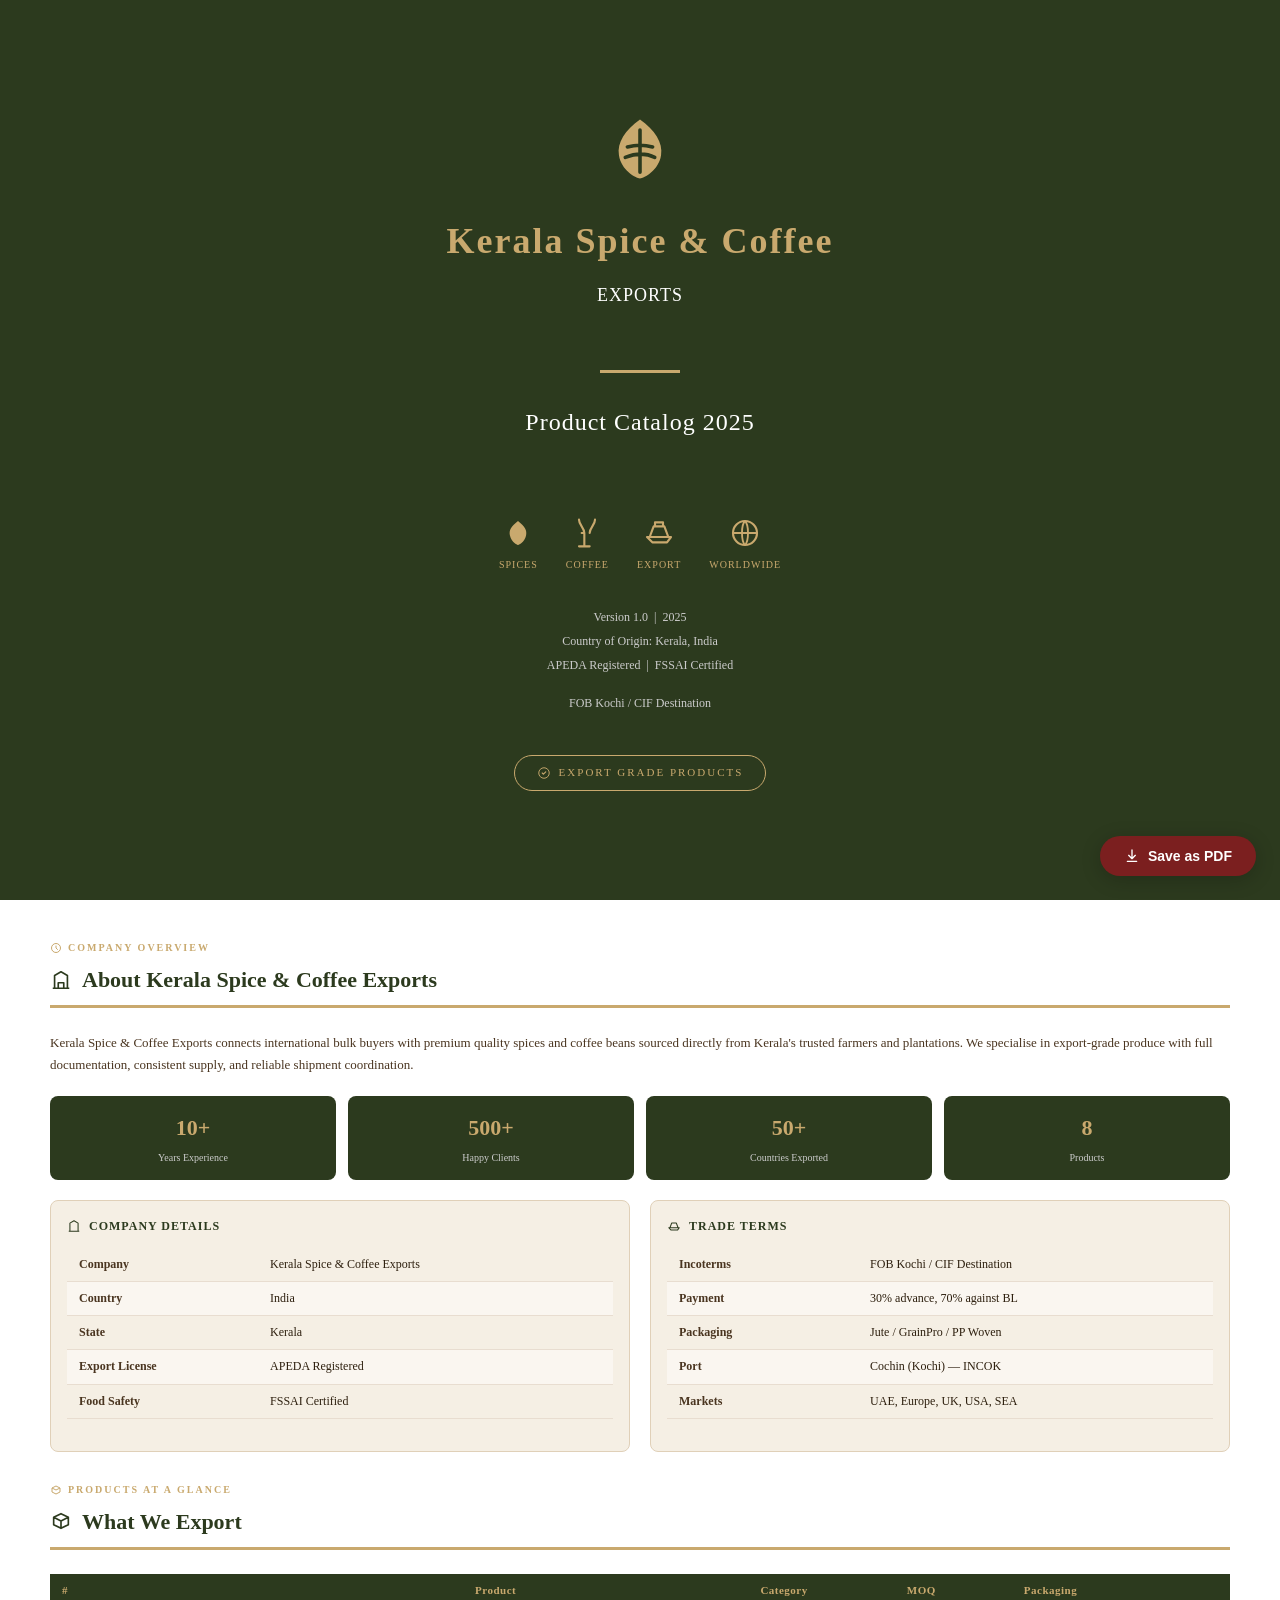
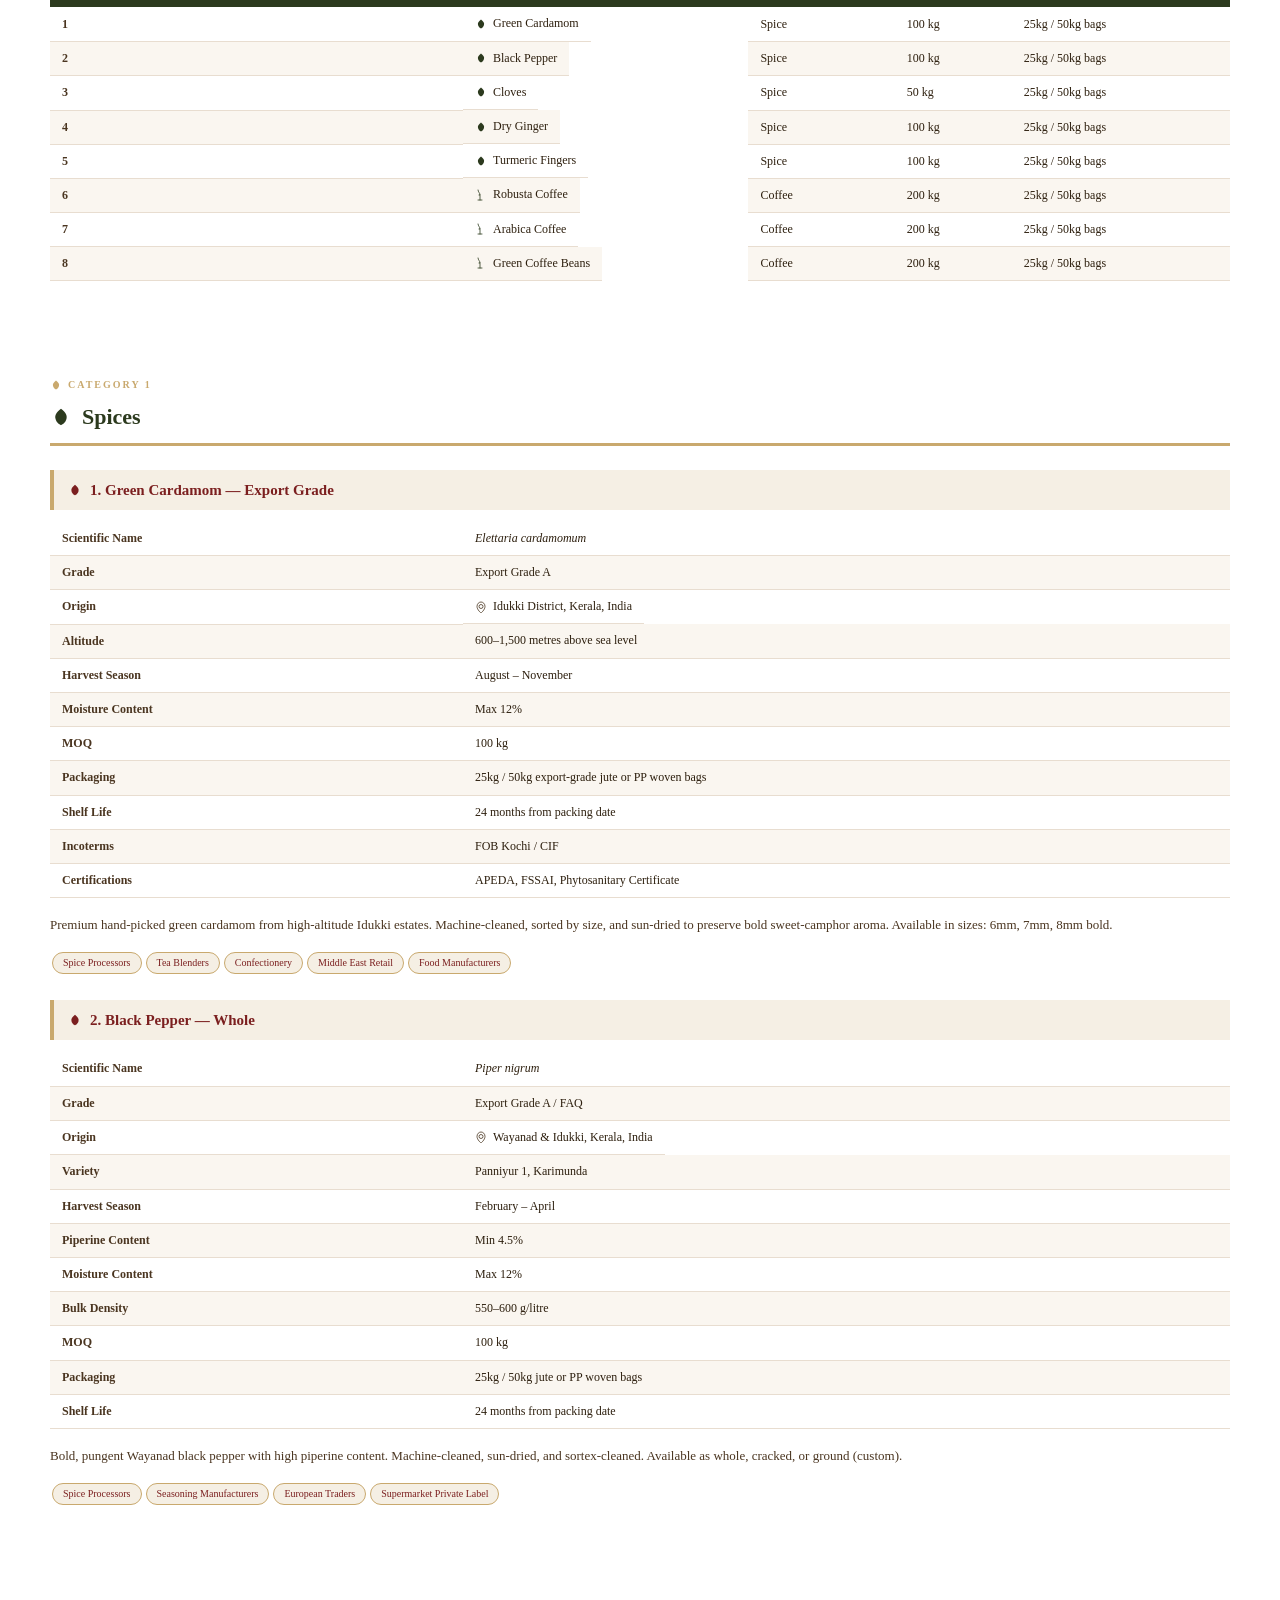
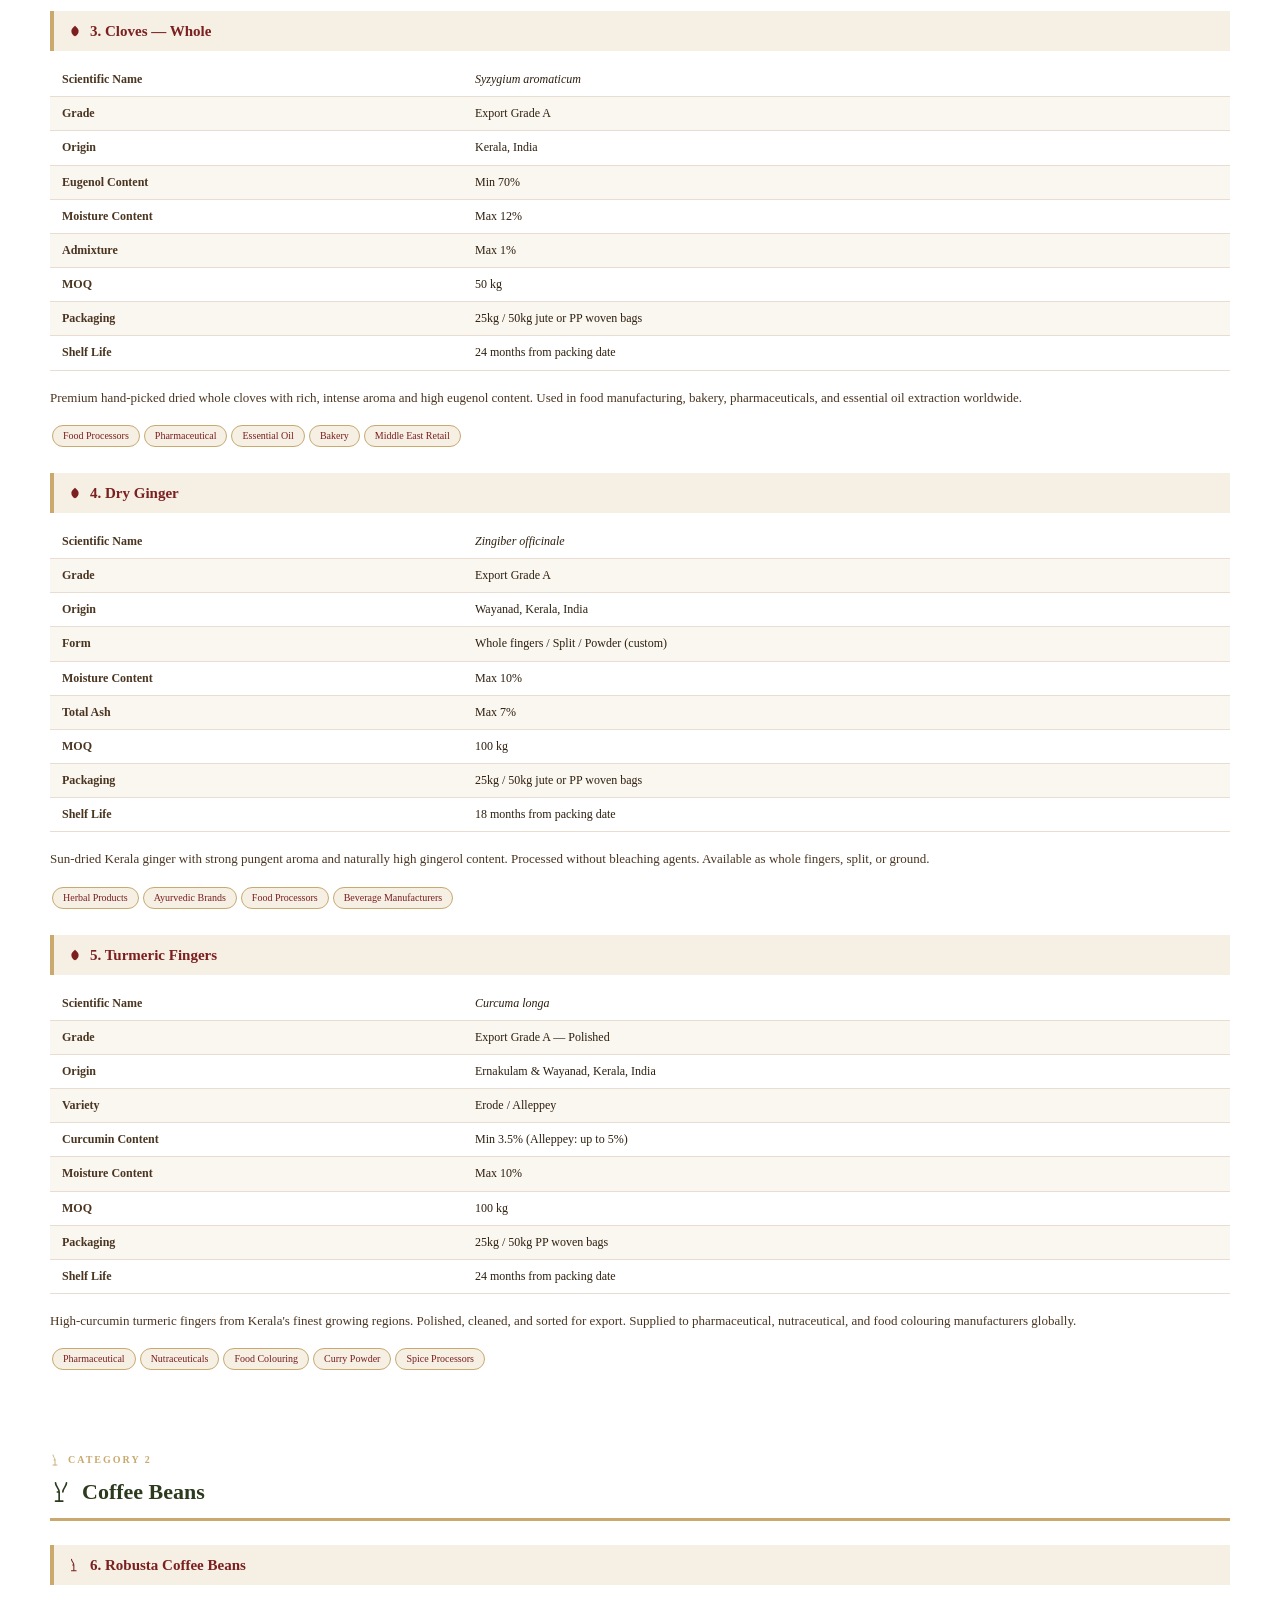
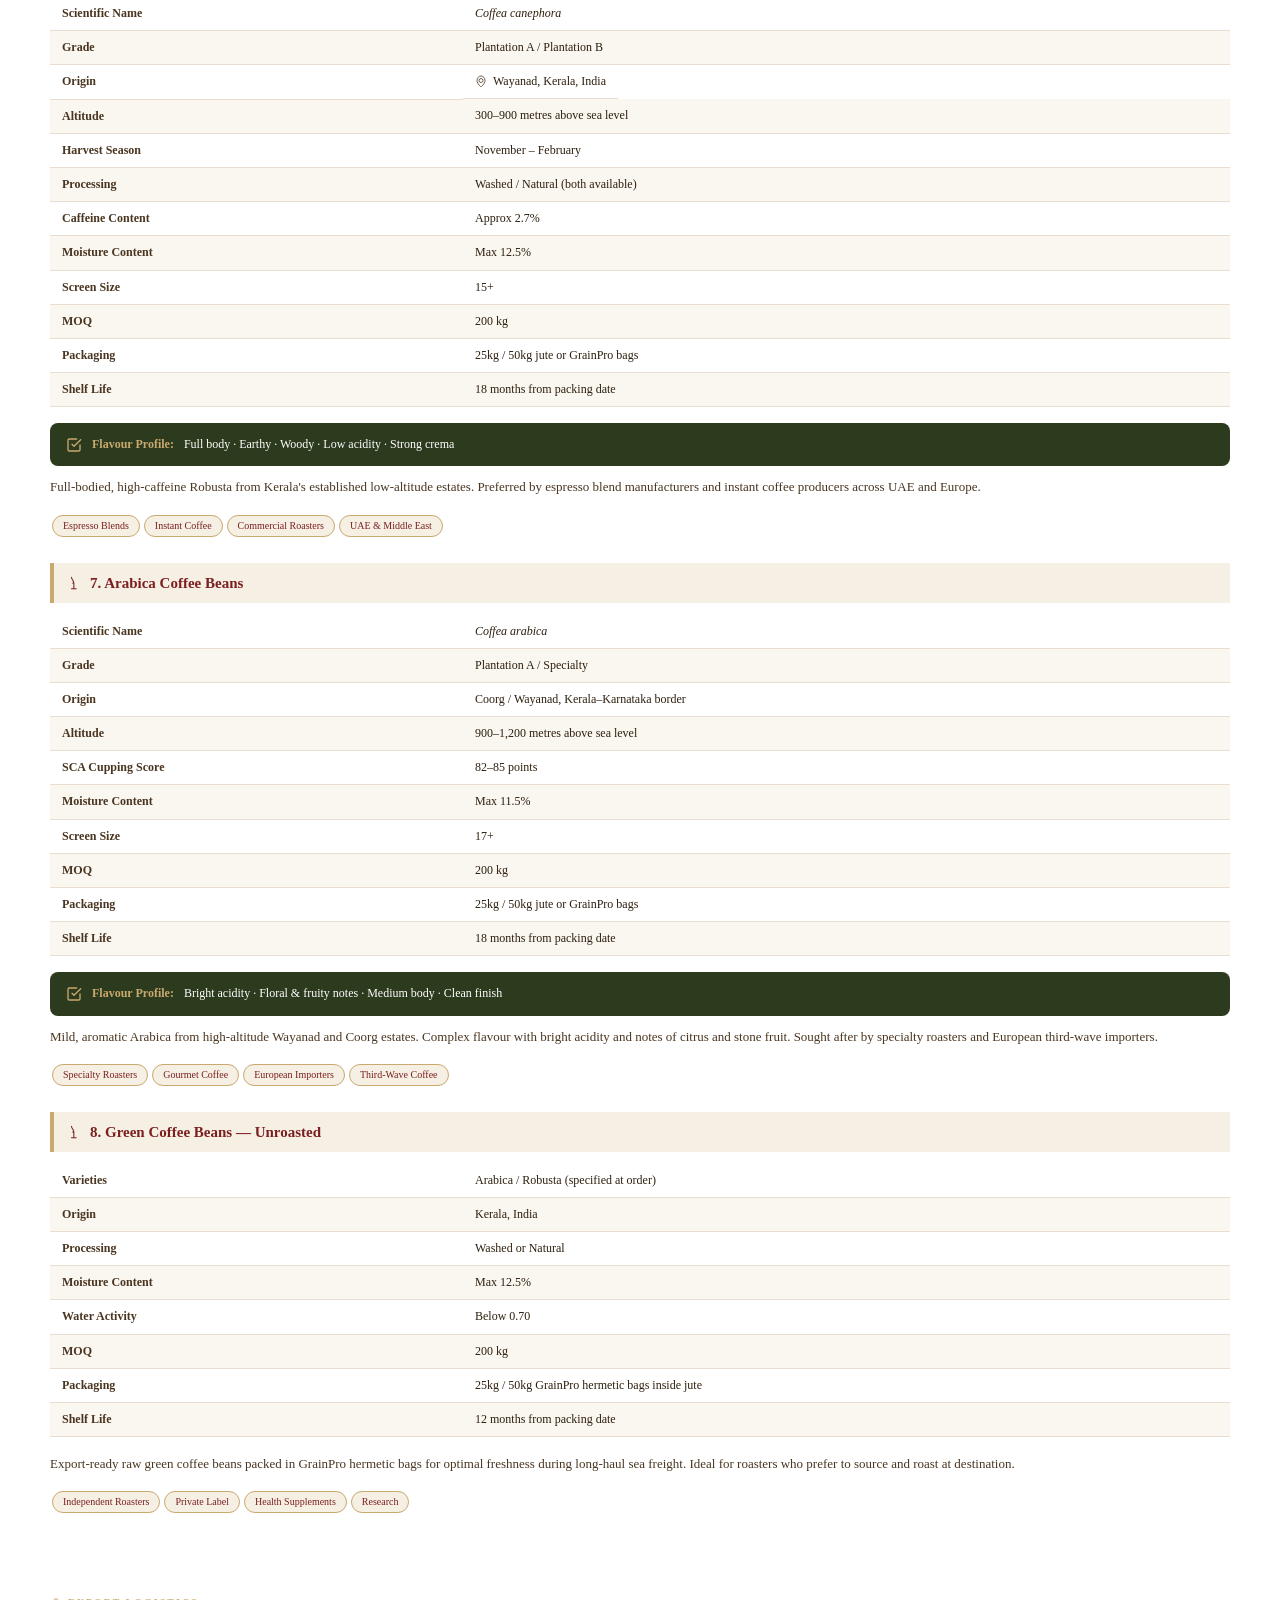
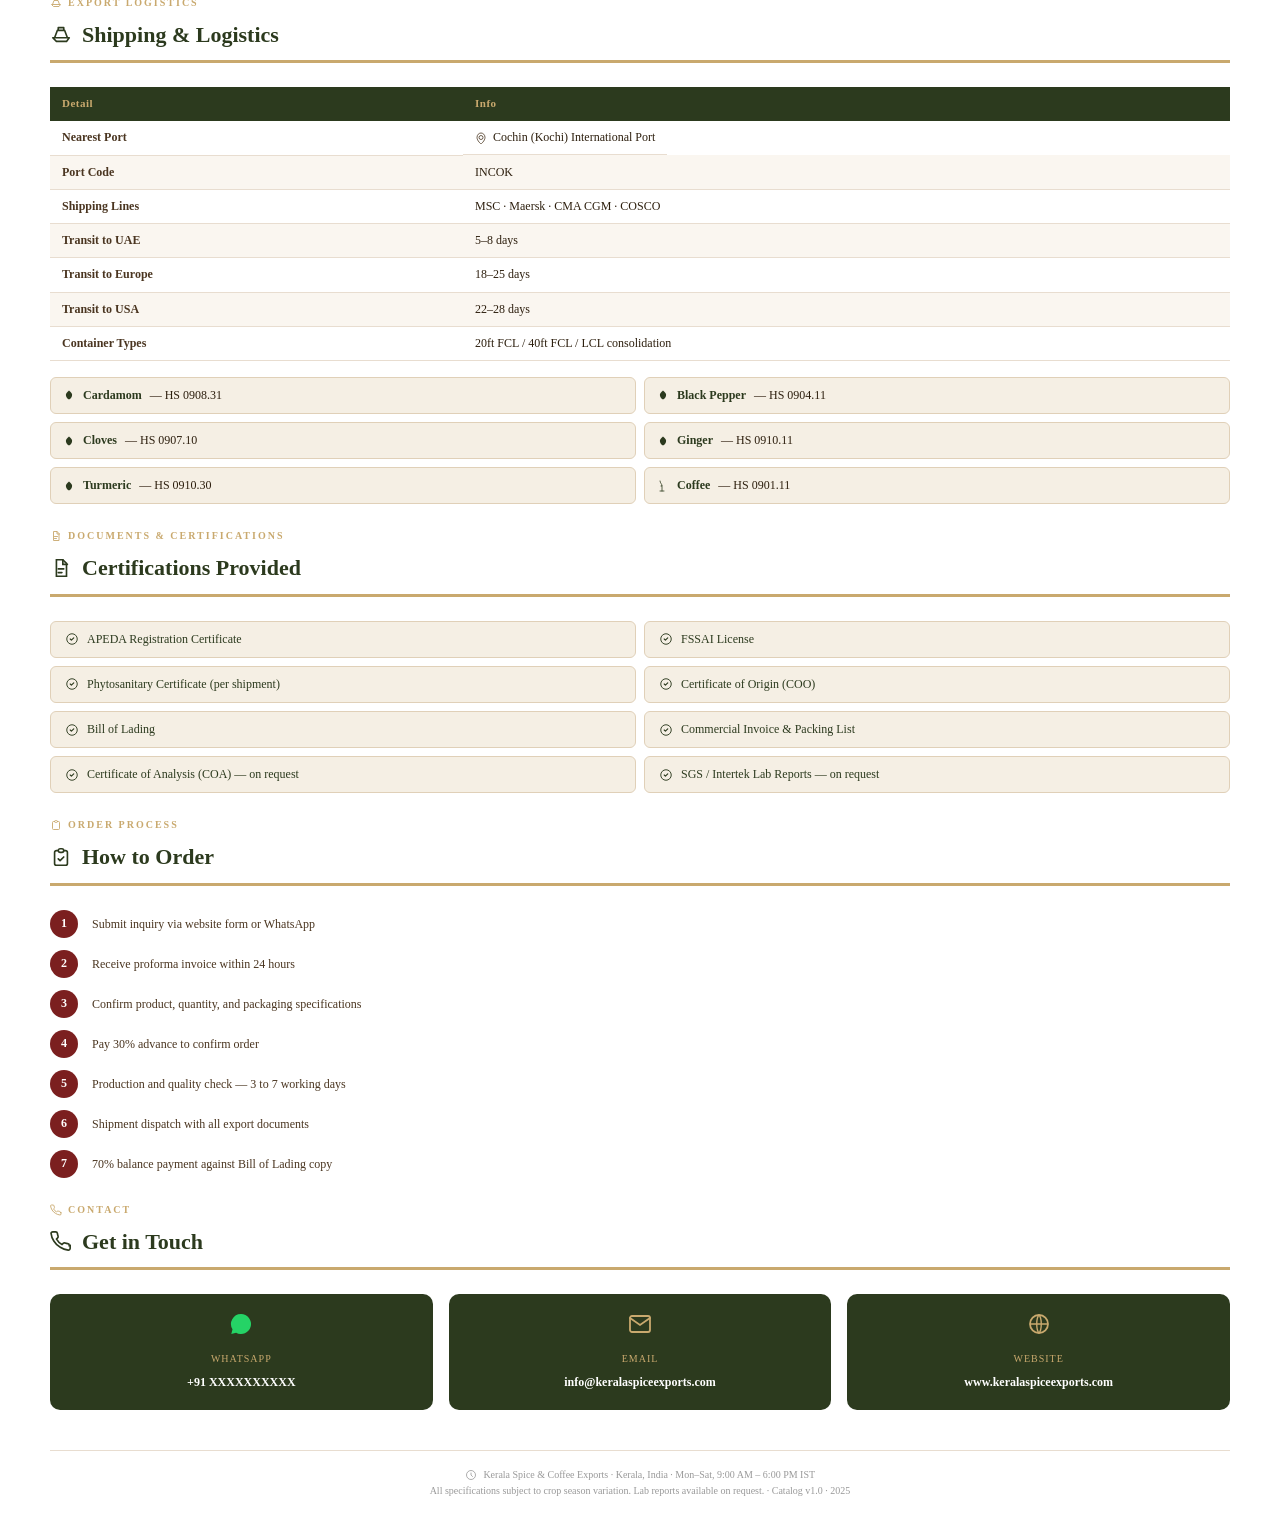
<file: assets/catalog.html>
<!DOCTYPE html>
<html lang="en">
<head>
  <meta charset="UTF-8">
  <meta name="viewport" content="width=device-width, initial-scale=1.0">
  <title>Kerala Spice & Coffee Exports — Product Catalog 2025</title>
  <style>
    * { margin: 0; padding: 0; box-sizing: border-box; }
    body { font-family: "Georgia", serif; color: #2d1f0e; background: #fff; font-size: 13px; line-height: 1.6; }

    .cover { width: 100%; min-height: 100vh; background: #2C3A1E; display: flex; flex-direction: column; align-items: center; justify-content: center; text-align: center; padding: 60px 40px; page-break-after: always; }
    .cover h1 { font-size: 36px; color: #C9A96E; letter-spacing: 2px; margin-bottom: 10px; }
    .cover h2 { font-size: 18px; color: #fff; font-weight: normal; margin-bottom: 40px; letter-spacing: 1px; }
    .cover-divider { width: 80px; height: 3px; background: #C9A96E; margin: 20px auto; }
    .cover-meta { color: #ccc; font-size: 12px; line-height: 2; }
    .cover-badge { display: inline-flex; align-items: center; gap: 8px; border: 1px solid #C9A96E; color: #C9A96E; padding: 8px 22px; border-radius: 30px; font-size: 11px; letter-spacing: 2px; margin-top: 40px; }
    .cover-icons { display: flex; gap: 28px; margin-top: 36px; justify-content: center; }
    .cover-icon-item { display: flex; flex-direction: column; align-items: center; gap: 8px; color: #C9A96E; font-size: 10px; letter-spacing: 1px; }

    .page { padding: 40px 50px; page-break-after: always; }
    .page:last-child { page-break-after: auto; }

    .section-title-row { display: flex; align-items: center; gap: 10px; margin-bottom: 24px; border-bottom: 3px solid #C9A96E; padding-bottom: 8px; }
    h2.section-title { font-size: 22px; color: #2C3A1E; margin: 0; }
    h3.product-title { font-size: 15px; color: #7B1F1F; margin: 24px 0 12px; background: #F5EFE4; padding: 8px 14px; border-left: 4px solid #C9A96E; display: flex; align-items: center; gap: 8px; }
    p.product-desc { color: #4A3520; margin: 10px 0 14px; line-height: 1.7; }

    table { width: 100%; border-collapse: collapse; margin: 12px 0 16px; font-size: 12px; }
    th { background: #2C3A1E; color: #C9A96E; padding: 8px 12px; text-align: left; font-size: 11px; letter-spacing: 0.5px; }
    td { padding: 7px 12px; border-bottom: 1px solid #e8ddd0; vertical-align: middle; }
    tr:nth-child(even) td { background: #faf6f0; }
    td:first-child { font-weight: bold; color: #4A3520; width: 35%; }
    .td-icon { display: inline-flex; align-items: center; gap: 6px; }

    .tag { display: inline-block; background: #F5EFE4; border: 1px solid #C9A96E; color: #7B1F1F; padding: 2px 10px; border-radius: 20px; font-size: 10px; margin: 2px; }
    .section-label { display: flex; align-items: center; gap: 6px; font-size: 10px; letter-spacing: 2px; color: #C9A96E; font-weight: bold; text-transform: uppercase; margin-bottom: 6px; }

    .overview-grid { display: grid; grid-template-columns: 1fr 1fr; gap: 20px; margin-bottom: 30px; }
    .info-box { background: #F5EFE4; border: 1px solid #e0d0b8; border-radius: 8px; padding: 16px; }
    .info-box h4 { display: flex; align-items: center; gap: 8px; color: #2C3A1E; font-size: 12px; letter-spacing: 1px; text-transform: uppercase; margin-bottom: 10px; }

    .steps { margin-top: 8px; }
    .step { display: flex; gap: 14px; margin-bottom: 12px; align-items: flex-start; }
    .step-num { background: #7B1F1F; color: #fff; min-width: 28px; height: 28px; border-radius: 50%; display: flex; align-items: center; justify-content: center; font-size: 12px; font-weight: bold; flex-shrink: 0; }
    .step-text { color: #4A3520; font-size: 12px; padding-top: 5px; }

    .contact-grid { display: grid; grid-template-columns: repeat(3, 1fr); gap: 16px; margin-top: 20px; }
    .contact-box { background: #2C3A1E; color: #fff; border-radius: 10px; padding: 18px 12px; text-align: center; }
    .contact-box .c-icon { margin-bottom: 8px; }
    .contact-box .label { font-size: 10px; letter-spacing: 1px; color: #C9A96E; margin-bottom: 6px; }
    .contact-box .value { font-size: 12px; font-weight: bold; word-break: break-all; }

    .cert-list { list-style: none; display: grid; grid-template-columns: 1fr 1fr; gap: 8px; margin-top: 12px; }
    .cert-list li { background: #F5EFE4; border: 1px solid #e0d0b8; padding: 8px 14px; border-radius: 6px; font-size: 12px; color: #2C3A1E; display: flex; align-items: center; gap: 8px; }

    .flavor-profile { background: #2C3A1E; color: #fff; border-radius: 8px; padding: 12px 16px; margin: 10px 0; font-size: 12px; display: flex; align-items: center; gap: 10px; }
    .flavor-profile span { color: #C9A96E; font-weight: bold; }

    .footer-note { text-align: center; color: #999; font-size: 10px; margin-top: 40px; padding-top: 16px; border-top: 1px solid #e8ddd0; }

    .hs-grid { display: grid; grid-template-columns: 1fr 1fr; gap: 8px; margin: 10px 0; }
    .hs-item { background: #F5EFE4; border: 1px solid #e0d0b8; border-radius: 6px; padding: 8px 12px; font-size: 12px; display: flex; align-items: center; gap: 8px; }
    .hs-item strong { color: #2C3A1E; }

    .stats-row { display: grid; grid-template-columns: repeat(4, 1fr); gap: 12px; margin: 20px 0; }
    .stat-box { background: #2C3A1E; border-radius: 8px; padding: 14px 10px; text-align: center; color: #fff; }
    .stat-box .stat-num { font-size: 22px; color: #C9A96E; font-weight: bold; }
    .stat-box .stat-label { font-size: 10px; color: #ccc; margin-top: 4px; }

    @media print {
      body { font-size: 11px; }
      .cover { min-height: 100vh; }
      .no-print { display: none; }
    }
    .print-btn { position: fixed; bottom: 24px; right: 24px; background: #7B1F1F; color: #fff; border: none; padding: 12px 24px; border-radius: 30px; cursor: pointer; font-size: 14px; font-weight: bold; box-shadow: 0 4px 20px rgba(0,0,0,0.2); z-index: 999; display: flex; align-items: center; gap: 8px; }
    .print-btn:hover { background: #2C3A1E; }
  </style>
</head>
<body>

<button class="print-btn no-print" onclick="window.print()">
  <svg width="16" height="16" viewBox="0 0 24 24" fill="none"><path d="M12 3v13M7 11l5 5 5-5M5 20h14" stroke="currentColor" stroke-width="2" stroke-linecap="round" stroke-linejoin="round"/></svg>
  Save as PDF
</button>

<!-- COVER PAGE -->
<div class="cover">
  <svg width="80" height="80" viewBox="0 0 38 32" fill="none" style="margin-bottom:24px">
    <path d="M19 2C12 7 8 13 9 19c1 7 8 11 10 11s9-4 10-11C30 13 26 7 19 2Z" fill="#C9A96E"/>
    <path d="M19 7v20M13 15c4-1 8-1 12 0M12 20c5-2 10-2 14 0" stroke="#2C3A1E" stroke-width="1.7" stroke-linecap="round"/>
  </svg>
  <h1>Kerala Spice & Coffee</h1>
  <h2>EXPORTS</h2>
  <div class="cover-divider"></div>
  <h2 style="font-size:24px;color:#fff;margin-top:10px;">Product Catalog 2025</h2>

  <div class="cover-icons">
    <div class="cover-icon-item">
      <svg width="32" height="32" viewBox="0 0 24 24" fill="none"><path d="M12 3C7 7 5 10 6 14c1 5 6 7 6 7s5-2 6-7c1-4-1-7-6-11Z" fill="#C9A96E"/></svg>
      SPICES
    </div>
    <div class="cover-icon-item">
      <svg width="32" height="32" viewBox="0 0 24 24" fill="none"><path d="M6 2c0 4 4 6 4 10H8m2 0v10m-4 0h8M14 12c0-4 4-6 4-10" stroke="#C9A96E" stroke-width="1.6" stroke-linecap="round"/></svg>
      COFFEE
    </div>
    <div class="cover-icon-item">
      <svg width="32" height="32" viewBox="0 0 24 24" fill="none"><path d="M3 15h18l-3 4H7l-4-4ZM5 15l3-8h8l3 8M9 7V4h6v3" stroke="#C9A96E" stroke-width="1.6" stroke-linejoin="round"/></svg>
      EXPORT
    </div>
    <div class="cover-icon-item">
      <svg width="32" height="32" viewBox="0 0 24 24" fill="none"><circle cx="12" cy="12" r="9" stroke="#C9A96E" stroke-width="1.6"/><path d="M3 12h18M12 3c3 3 3 15 0 18M12 3c-3 3-3 15 0 18" stroke="#C9A96E" stroke-width="1.4"/></svg>
      WORLDWIDE
    </div>
  </div>

  <div class="cover-meta" style="margin-top:32px;">
    <div>Version 1.0 &nbsp;|&nbsp; 2025</div>
    <div>Country of Origin: Kerala, India</div>
    <div>APEDA Registered &nbsp;|&nbsp; FSSAI Certified</div>
    <div style="margin-top:14px;">FOB Kochi / CIF Destination</div>
  </div>
  <div class="cover-badge">
    <svg width="14" height="14" viewBox="0 0 24 24" fill="none"><path d="m9 12 2 2 4-4" stroke="#C9A96E" stroke-width="2" stroke-linecap="round" stroke-linejoin="round"/><circle cx="12" cy="12" r="9" stroke="#C9A96E" stroke-width="1.6"/></svg>
    EXPORT GRADE PRODUCTS
  </div>
</div>

<!-- PAGE 1: OVERVIEW -->
<div class="page">
  <div class="section-label">
    <svg width="12" height="12" viewBox="0 0 24 24" fill="none"><circle cx="12" cy="12" r="9" stroke="#C9A96E" stroke-width="2"/><path d="M12 8v4l3 3" stroke="#C9A96E" stroke-width="2" stroke-linecap="round"/></svg>
    Company Overview
  </div>
  <div class="section-title-row">
    <svg width="22" height="22" viewBox="0 0 24 24" fill="none"><path d="M3 21h18M5 21V7l7-4 7 4v14M9 21v-6h6v6" stroke="#2C3A1E" stroke-width="1.8" stroke-linejoin="round"/></svg>
    <h2 class="section-title">About Kerala Spice & Coffee Exports</h2>
  </div>
  <p class="product-desc">Kerala Spice & Coffee Exports connects international bulk buyers with premium quality spices and coffee beans sourced directly from Kerala's trusted farmers and plantations. We specialise in export-grade produce with full documentation, consistent supply, and reliable shipment coordination.</p>

  <div class="stats-row">
    <div class="stat-box"><div class="stat-num">10+</div><div class="stat-label">Years Experience</div></div>
    <div class="stat-box"><div class="stat-num">500+</div><div class="stat-label">Happy Clients</div></div>
    <div class="stat-box"><div class="stat-num">50+</div><div class="stat-label">Countries Exported</div></div>
    <div class="stat-box"><div class="stat-num">8</div><div class="stat-label">Products</div></div>
  </div>

  <div class="overview-grid">
    <div class="info-box">
      <h4>
        <svg width="14" height="14" viewBox="0 0 24 24" fill="none"><path d="M3 21h18M5 21V7l7-4 7 4v14" stroke="#2C3A1E" stroke-width="1.8" stroke-linejoin="round"/></svg>
        Company Details
      </h4>
      <table>
        <tr><td>Company</td><td>Kerala Spice & Coffee Exports</td></tr>
        <tr><td>Country</td><td>India</td></tr>
        <tr><td>State</td><td>Kerala</td></tr>
        <tr><td>Export License</td><td>APEDA Registered</td></tr>
        <tr><td>Food Safety</td><td>FSSAI Certified</td></tr>
      </table>
    </div>
    <div class="info-box">
      <h4>
        <svg width="14" height="14" viewBox="0 0 24 24" fill="none"><path d="M3 15h18l-3 4H7l-4-4ZM5 15l3-8h8l3 8" stroke="#2C3A1E" stroke-width="1.8" stroke-linejoin="round"/></svg>
        Trade Terms
      </h4>
      <table>
        <tr><td>Incoterms</td><td>FOB Kochi / CIF Destination</td></tr>
        <tr><td>Payment</td><td>30% advance, 70% against BL</td></tr>
        <tr><td>Packaging</td><td>Jute / GrainPro / PP Woven</td></tr>
        <tr><td>Port</td><td>Cochin (Kochi) — INCOK</td></tr>
        <tr><td>Markets</td><td>UAE, Europe, UK, USA, SEA</td></tr>
      </table>
    </div>
  </div>

  <div class="section-label" style="margin-top:20px;">
    <svg width="12" height="12" viewBox="0 0 24 24" fill="none"><path d="m4 8 8-4 8 4-8 4-8-4ZM4 8v8l8 4 8-4V8" stroke="#C9A96E" stroke-width="2" stroke-linejoin="round"/></svg>
    Products At a Glance
  </div>
  <div class="section-title-row">
    <svg width="22" height="22" viewBox="0 0 24 24" fill="none"><path d="m4 8 8-4 8 4-8 4-8-4ZM4 8v8l8 4 8-4V8M12 12v8" stroke="#2C3A1E" stroke-width="1.8" stroke-linejoin="round"/></svg>
    <h2 class="section-title">What We Export</h2>
  </div>
  <table>
    <thead><tr><th>#</th><th>Product</th><th>Category</th><th>MOQ</th><th>Packaging</th></tr></thead>
    <tbody>
      <tr><td>1</td><td class="td-icon"><svg width="12" height="12" viewBox="0 0 24 24" fill="none"><path d="M12 3C7 7 5 10 6 14c1 5 6 7 6 7s5-2 6-7c1-4-1-7-6-11Z" fill="#2C3A1E"/></svg> Green Cardamom</td><td>Spice</td><td>100 kg</td><td>25kg / 50kg bags</td></tr>
      <tr><td>2</td><td class="td-icon"><svg width="12" height="12" viewBox="0 0 24 24" fill="none"><path d="M12 3C7 7 5 10 6 14c1 5 6 7 6 7s5-2 6-7c1-4-1-7-6-11Z" fill="#2C3A1E"/></svg> Black Pepper</td><td>Spice</td><td>100 kg</td><td>25kg / 50kg bags</td></tr>
      <tr><td>3</td><td class="td-icon"><svg width="12" height="12" viewBox="0 0 24 24" fill="none"><path d="M12 3C7 7 5 10 6 14c1 5 6 7 6 7s5-2 6-7c1-4-1-7-6-11Z" fill="#2C3A1E"/></svg> Cloves</td><td>Spice</td><td>50 kg</td><td>25kg / 50kg bags</td></tr>
      <tr><td>4</td><td class="td-icon"><svg width="12" height="12" viewBox="0 0 24 24" fill="none"><path d="M12 3C7 7 5 10 6 14c1 5 6 7 6 7s5-2 6-7c1-4-1-7-6-11Z" fill="#2C3A1E"/></svg> Dry Ginger</td><td>Spice</td><td>100 kg</td><td>25kg / 50kg bags</td></tr>
      <tr><td>5</td><td class="td-icon"><svg width="12" height="12" viewBox="0 0 24 24" fill="none"><path d="M12 3C7 7 5 10 6 14c1 5 6 7 6 7s5-2 6-7c1-4-1-7-6-11Z" fill="#2C3A1E"/></svg> Turmeric Fingers</td><td>Spice</td><td>100 kg</td><td>25kg / 50kg bags</td></tr>
      <tr><td>6</td><td class="td-icon"><svg width="12" height="12" viewBox="0 0 24 24" fill="none"><path d="M6 2c0 4 4 6 4 10H8m2 0v10m-4 0h8" stroke="#2C3A1E" stroke-width="1.6" stroke-linecap="round"/></svg> Robusta Coffee</td><td>Coffee</td><td>200 kg</td><td>25kg / 50kg bags</td></tr>
      <tr><td>7</td><td class="td-icon"><svg width="12" height="12" viewBox="0 0 24 24" fill="none"><path d="M6 2c0 4 4 6 4 10H8m2 0v10m-4 0h8" stroke="#2C3A1E" stroke-width="1.6" stroke-linecap="round"/></svg> Arabica Coffee</td><td>Coffee</td><td>200 kg</td><td>25kg / 50kg bags</td></tr>
      <tr><td>8</td><td class="td-icon"><svg width="12" height="12" viewBox="0 0 24 24" fill="none"><path d="M6 2c0 4 4 6 4 10H8m2 0v10m-4 0h8" stroke="#2C3A1E" stroke-width="1.6" stroke-linecap="round"/></svg> Green Coffee Beans</td><td>Coffee</td><td>200 kg</td><td>25kg / 50kg bags</td></tr>
    </tbody>
  </table>
</div>

<!-- PAGE 2: SPICES 1-2 -->
<div class="page">
  <div class="section-label">
    <svg width="12" height="12" viewBox="0 0 24 24" fill="none"><path d="M12 3C7 7 5 10 6 14c1 5 6 7 6 7s5-2 6-7c1-4-1-7-6-11Z" fill="#C9A96E"/></svg>
    Category 1
  </div>
  <div class="section-title-row">
    <svg width="22" height="22" viewBox="0 0 24 24" fill="none"><path d="M12 3C7 7 5 10 6 14c1 5 6 7 6 7s5-2 6-7c1-4-1-7-6-11Z" fill="#2C3A1E"/></svg>
    <h2 class="section-title">Spices</h2>
  </div>

  <h3 class="product-title">
    <svg width="14" height="14" viewBox="0 0 24 24" fill="none"><path d="M12 3C7 7 5 10 6 14c1 5 6 7 6 7s5-2 6-7c1-4-1-7-6-11Z" fill="#7B1F1F"/></svg>
    1. Green Cardamom — Export Grade
  </h3>
  <table>
    <tr><td>Scientific Name</td><td><em>Elettaria cardamomum</em></td></tr>
    <tr><td>Grade</td><td>Export Grade A</td></tr>
    <tr><td>Origin</td><td class="td-icon"><svg width="12" height="12" viewBox="0 0 24 24" fill="none"><circle cx="12" cy="11" r="4" stroke="#4A3520" stroke-width="1.6"/><path d="M12 2C8 2 4 5.5 4 11c0 6.5 8 13 8 13s8-6.5 8-13c0-5.5-4-9-8-9Z" stroke="#4A3520" stroke-width="1.6"/></svg> Idukki District, Kerala, India</td></tr>
    <tr><td>Altitude</td><td>600–1,500 metres above sea level</td></tr>
    <tr><td>Harvest Season</td><td>August – November</td></tr>
    <tr><td>Moisture Content</td><td>Max 12%</td></tr>
    <tr><td>MOQ</td><td>100 kg</td></tr>
    <tr><td>Packaging</td><td>25kg / 50kg export-grade jute or PP woven bags</td></tr>
    <tr><td>Shelf Life</td><td>24 months from packing date</td></tr>
    <tr><td>Incoterms</td><td>FOB Kochi / CIF</td></tr>
    <tr><td>Certifications</td><td>APEDA, FSSAI, Phytosanitary Certificate</td></tr>
  </table>
  <p class="product-desc">Premium hand-picked green cardamom from high-altitude Idukki estates. Machine-cleaned, sorted by size, and sun-dried to preserve bold sweet-camphor aroma. Available in sizes: 6mm, 7mm, 8mm bold.</p>
  <div><span class="tag">Spice Processors</span><span class="tag">Tea Blenders</span><span class="tag">Confectionery</span><span class="tag">Middle East Retail</span><span class="tag">Food Manufacturers</span></div>

  <h3 class="product-title">
    <svg width="14" height="14" viewBox="0 0 24 24" fill="none"><path d="M12 3C7 7 5 10 6 14c1 5 6 7 6 7s5-2 6-7c1-4-1-7-6-11Z" fill="#7B1F1F"/></svg>
    2. Black Pepper — Whole
  </h3>
  <table>
    <tr><td>Scientific Name</td><td><em>Piper nigrum</em></td></tr>
    <tr><td>Grade</td><td>Export Grade A / FAQ</td></tr>
    <tr><td>Origin</td><td class="td-icon"><svg width="12" height="12" viewBox="0 0 24 24" fill="none"><circle cx="12" cy="11" r="4" stroke="#4A3520" stroke-width="1.6"/><path d="M12 2C8 2 4 5.5 4 11c0 6.5 8 13 8 13s8-6.5 8-13c0-5.5-4-9-8-9Z" stroke="#4A3520" stroke-width="1.6"/></svg> Wayanad & Idukki, Kerala, India</td></tr>
    <tr><td>Variety</td><td>Panniyur 1, Karimunda</td></tr>
    <tr><td>Harvest Season</td><td>February – April</td></tr>
    <tr><td>Piperine Content</td><td>Min 4.5%</td></tr>
    <tr><td>Moisture Content</td><td>Max 12%</td></tr>
    <tr><td>Bulk Density</td><td>550–600 g/litre</td></tr>
    <tr><td>MOQ</td><td>100 kg</td></tr>
    <tr><td>Packaging</td><td>25kg / 50kg jute or PP woven bags</td></tr>
    <tr><td>Shelf Life</td><td>24 months from packing date</td></tr>
  </table>
  <p class="product-desc">Bold, pungent Wayanad black pepper with high piperine content. Machine-cleaned, sun-dried, and sortex-cleaned. Available as whole, cracked, or ground (custom).</p>
  <div><span class="tag">Spice Processors</span><span class="tag">Seasoning Manufacturers</span><span class="tag">European Traders</span><span class="tag">Supermarket Private Label</span></div>
</div>

<!-- PAGE 3: SPICES 3-5 -->
<div class="page">
  <h3 class="product-title">
    <svg width="14" height="14" viewBox="0 0 24 24" fill="none"><path d="M12 3C7 7 5 10 6 14c1 5 6 7 6 7s5-2 6-7c1-4-1-7-6-11Z" fill="#7B1F1F"/></svg>
    3. Cloves — Whole
  </h3>
  <table>
    <tr><td>Scientific Name</td><td><em>Syzygium aromaticum</em></td></tr>
    <tr><td>Grade</td><td>Export Grade A</td></tr>
    <tr><td>Origin</td><td>Kerala, India</td></tr>
    <tr><td>Eugenol Content</td><td>Min 70%</td></tr>
    <tr><td>Moisture Content</td><td>Max 12%</td></tr>
    <tr><td>Admixture</td><td>Max 1%</td></tr>
    <tr><td>MOQ</td><td>50 kg</td></tr>
    <tr><td>Packaging</td><td>25kg / 50kg jute or PP woven bags</td></tr>
    <tr><td>Shelf Life</td><td>24 months from packing date</td></tr>
  </table>
  <p class="product-desc">Premium hand-picked dried whole cloves with rich, intense aroma and high eugenol content. Used in food manufacturing, bakery, pharmaceuticals, and essential oil extraction worldwide.</p>
  <div><span class="tag">Food Processors</span><span class="tag">Pharmaceutical</span><span class="tag">Essential Oil</span><span class="tag">Bakery</span><span class="tag">Middle East Retail</span></div>

  <h3 class="product-title">
    <svg width="14" height="14" viewBox="0 0 24 24" fill="none"><path d="M12 3C7 7 5 10 6 14c1 5 6 7 6 7s5-2 6-7c1-4-1-7-6-11Z" fill="#7B1F1F"/></svg>
    4. Dry Ginger
  </h3>
  <table>
    <tr><td>Scientific Name</td><td><em>Zingiber officinale</em></td></tr>
    <tr><td>Grade</td><td>Export Grade A</td></tr>
    <tr><td>Origin</td><td>Wayanad, Kerala, India</td></tr>
    <tr><td>Form</td><td>Whole fingers / Split / Powder (custom)</td></tr>
    <tr><td>Moisture Content</td><td>Max 10%</td></tr>
    <tr><td>Total Ash</td><td>Max 7%</td></tr>
    <tr><td>MOQ</td><td>100 kg</td></tr>
    <tr><td>Packaging</td><td>25kg / 50kg jute or PP woven bags</td></tr>
    <tr><td>Shelf Life</td><td>18 months from packing date</td></tr>
  </table>
  <p class="product-desc">Sun-dried Kerala ginger with strong pungent aroma and naturally high gingerol content. Processed without bleaching agents. Available as whole fingers, split, or ground.</p>
  <div><span class="tag">Herbal Products</span><span class="tag">Ayurvedic Brands</span><span class="tag">Food Processors</span><span class="tag">Beverage Manufacturers</span></div>

  <h3 class="product-title">
    <svg width="14" height="14" viewBox="0 0 24 24" fill="none"><path d="M12 3C7 7 5 10 6 14c1 5 6 7 6 7s5-2 6-7c1-4-1-7-6-11Z" fill="#7B1F1F"/></svg>
    5. Turmeric Fingers
  </h3>
  <table>
    <tr><td>Scientific Name</td><td><em>Curcuma longa</em></td></tr>
    <tr><td>Grade</td><td>Export Grade A — Polished</td></tr>
    <tr><td>Origin</td><td>Ernakulam & Wayanad, Kerala, India</td></tr>
    <tr><td>Variety</td><td>Erode / Alleppey</td></tr>
    <tr><td>Curcumin Content</td><td>Min 3.5% (Alleppey: up to 5%)</td></tr>
    <tr><td>Moisture Content</td><td>Max 10%</td></tr>
    <tr><td>MOQ</td><td>100 kg</td></tr>
    <tr><td>Packaging</td><td>25kg / 50kg PP woven bags</td></tr>
    <tr><td>Shelf Life</td><td>24 months from packing date</td></tr>
  </table>
  <p class="product-desc">High-curcumin turmeric fingers from Kerala's finest growing regions. Polished, cleaned, and sorted for export. Supplied to pharmaceutical, nutraceutical, and food colouring manufacturers globally.</p>
  <div><span class="tag">Pharmaceutical</span><span class="tag">Nutraceuticals</span><span class="tag">Food Colouring</span><span class="tag">Curry Powder</span><span class="tag">Spice Processors</span></div>
</div>

<!-- PAGE 4: COFFEE -->
<div class="page">
  <div class="section-label">
    <svg width="12" height="12" viewBox="0 0 24 24" fill="none"><path d="M6 2c0 4 4 6 4 10H8m2 0v10m-4 0h8" stroke="#C9A96E" stroke-width="1.8" stroke-linecap="round"/></svg>
    Category 2
  </div>
  <div class="section-title-row">
    <svg width="22" height="22" viewBox="0 0 24 24" fill="none"><path d="M6 2c0 4 4 6 4 10H8m2 0v10m-4 0h8M14 12c0-4 4-6 4-10" stroke="#2C3A1E" stroke-width="1.8" stroke-linecap="round"/></svg>
    <h2 class="section-title">Coffee Beans</h2>
  </div>

  <h3 class="product-title">
    <svg width="14" height="14" viewBox="0 0 24 24" fill="none"><path d="M6 2c0 4 4 6 4 10H8m2 0v10m-4 0h8" stroke="#7B1F1F" stroke-width="1.8" stroke-linecap="round"/></svg>
    6. Robusta Coffee Beans
  </h3>
  <table>
    <tr><td>Scientific Name</td><td><em>Coffea canephora</em></td></tr>
    <tr><td>Grade</td><td>Plantation A / Plantation B</td></tr>
    <tr><td>Origin</td><td class="td-icon"><svg width="12" height="12" viewBox="0 0 24 24" fill="none"><circle cx="12" cy="11" r="4" stroke="#4A3520" stroke-width="1.6"/><path d="M12 2C8 2 4 5.5 4 11c0 6.5 8 13 8 13s8-6.5 8-13c0-5.5-4-9-8-9Z" stroke="#4A3520" stroke-width="1.6"/></svg> Wayanad, Kerala, India</td></tr>
    <tr><td>Altitude</td><td>300–900 metres above sea level</td></tr>
    <tr><td>Harvest Season</td><td>November – February</td></tr>
    <tr><td>Processing</td><td>Washed / Natural (both available)</td></tr>
    <tr><td>Caffeine Content</td><td>Approx 2.7%</td></tr>
    <tr><td>Moisture Content</td><td>Max 12.5%</td></tr>
    <tr><td>Screen Size</td><td>15+</td></tr>
    <tr><td>MOQ</td><td>200 kg</td></tr>
    <tr><td>Packaging</td><td>25kg / 50kg jute or GrainPro bags</td></tr>
    <tr><td>Shelf Life</td><td>18 months from packing date</td></tr>
  </table>
  <div class="flavor-profile">
    <svg width="16" height="16" viewBox="0 0 24 24" fill="none"><path d="M9 11l3 3L22 4" stroke="#C9A96E" stroke-width="2" stroke-linecap="round" stroke-linejoin="round"/><path d="M21 12v7a2 2 0 0 1-2 2H5a2 2 0 0 1-2-2V5a2 2 0 0 1 2-2h11" stroke="#C9A96E" stroke-width="2" stroke-linecap="round"/></svg>
    <span>Flavour Profile:</span> Full body · Earthy · Woody · Low acidity · Strong crema
  </div>
  <p class="product-desc">Full-bodied, high-caffeine Robusta from Kerala's established low-altitude estates. Preferred by espresso blend manufacturers and instant coffee producers across UAE and Europe.</p>
  <div><span class="tag">Espresso Blends</span><span class="tag">Instant Coffee</span><span class="tag">Commercial Roasters</span><span class="tag">UAE & Middle East</span></div>

  <h3 class="product-title">
    <svg width="14" height="14" viewBox="0 0 24 24" fill="none"><path d="M6 2c0 4 4 6 4 10H8m2 0v10m-4 0h8" stroke="#7B1F1F" stroke-width="1.8" stroke-linecap="round"/></svg>
    7. Arabica Coffee Beans
  </h3>
  <table>
    <tr><td>Scientific Name</td><td><em>Coffea arabica</em></td></tr>
    <tr><td>Grade</td><td>Plantation A / Specialty</td></tr>
    <tr><td>Origin</td><td>Coorg / Wayanad, Kerala–Karnataka border</td></tr>
    <tr><td>Altitude</td><td>900–1,200 metres above sea level</td></tr>
    <tr><td>SCA Cupping Score</td><td>82–85 points</td></tr>
    <tr><td>Moisture Content</td><td>Max 11.5%</td></tr>
    <tr><td>Screen Size</td><td>17+</td></tr>
    <tr><td>MOQ</td><td>200 kg</td></tr>
    <tr><td>Packaging</td><td>25kg / 50kg jute or GrainPro bags</td></tr>
    <tr><td>Shelf Life</td><td>18 months from packing date</td></tr>
  </table>
  <div class="flavor-profile">
    <svg width="16" height="16" viewBox="0 0 24 24" fill="none"><path d="M9 11l3 3L22 4" stroke="#C9A96E" stroke-width="2" stroke-linecap="round" stroke-linejoin="round"/><path d="M21 12v7a2 2 0 0 1-2 2H5a2 2 0 0 1-2-2V5a2 2 0 0 1 2-2h11" stroke="#C9A96E" stroke-width="2" stroke-linecap="round"/></svg>
    <span>Flavour Profile:</span> Bright acidity · Floral & fruity notes · Medium body · Clean finish
  </div>
  <p class="product-desc">Mild, aromatic Arabica from high-altitude Wayanad and Coorg estates. Complex flavour with bright acidity and notes of citrus and stone fruit. Sought after by specialty roasters and European third-wave importers.</p>
  <div><span class="tag">Specialty Roasters</span><span class="tag">Gourmet Coffee</span><span class="tag">European Importers</span><span class="tag">Third-Wave Coffee</span></div>

  <h3 class="product-title">
    <svg width="14" height="14" viewBox="0 0 24 24" fill="none"><path d="M6 2c0 4 4 6 4 10H8m2 0v10m-4 0h8" stroke="#7B1F1F" stroke-width="1.8" stroke-linecap="round"/></svg>
    8. Green Coffee Beans — Unroasted
  </h3>
  <table>
    <tr><td>Varieties</td><td>Arabica / Robusta (specified at order)</td></tr>
    <tr><td>Origin</td><td>Kerala, India</td></tr>
    <tr><td>Processing</td><td>Washed or Natural</td></tr>
    <tr><td>Moisture Content</td><td>Max 12.5%</td></tr>
    <tr><td>Water Activity</td><td>Below 0.70</td></tr>
    <tr><td>MOQ</td><td>200 kg</td></tr>
    <tr><td>Packaging</td><td>25kg / 50kg GrainPro hermetic bags inside jute</td></tr>
    <tr><td>Shelf Life</td><td>12 months from packing date</td></tr>
  </table>
  <p class="product-desc">Export-ready raw green coffee beans packed in GrainPro hermetic bags for optimal freshness during long-haul sea freight. Ideal for roasters who prefer to source and roast at destination.</p>
  <div><span class="tag">Independent Roasters</span><span class="tag">Private Label</span><span class="tag">Health Supplements</span><span class="tag">Research</span></div>
</div>

<!-- PAGE 5: LOGISTICS, CERTS, ORDER, CONTACT -->
<div class="page">
  <div class="section-label">
    <svg width="12" height="12" viewBox="0 0 24 24" fill="none"><path d="M3 15h18l-3 4H7l-4-4ZM5 15l3-8h8l3 8M9 7V4h6v3" stroke="#C9A96E" stroke-width="1.8" stroke-linejoin="round"/></svg>
    Export Logistics
  </div>
  <div class="section-title-row">
    <svg width="22" height="22" viewBox="0 0 24 24" fill="none"><path d="M3 15h18l-3 4H7l-4-4ZM5 15l3-8h8l3 8M9 7V4h6v3" stroke="#2C3A1E" stroke-width="1.8" stroke-linejoin="round"/></svg>
    <h2 class="section-title">Shipping & Logistics</h2>
  </div>
  <table>
    <thead><tr><th>Detail</th><th>Info</th></tr></thead>
    <tbody>
      <tr><td>Nearest Port</td><td class="td-icon"><svg width="12" height="12" viewBox="0 0 24 24" fill="none"><circle cx="12" cy="11" r="4" stroke="#4A3520" stroke-width="1.6"/><path d="M12 2C8 2 4 5.5 4 11c0 6.5 8 13 8 13s8-6.5 8-13c0-5.5-4-9-8-9Z" stroke="#4A3520" stroke-width="1.6"/></svg> Cochin (Kochi) International Port</td></tr>
      <tr><td>Port Code</td><td>INCOK</td></tr>
      <tr><td>Shipping Lines</td><td>MSC · Maersk · CMA CGM · COSCO</td></tr>
      <tr><td>Transit to UAE</td><td>5–8 days</td></tr>
      <tr><td>Transit to Europe</td><td>18–25 days</td></tr>
      <tr><td>Transit to USA</td><td>22–28 days</td></tr>
      <tr><td>Container Types</td><td>20ft FCL / 40ft FCL / LCL consolidation</td></tr>
    </tbody>
  </table>

  <div class="hs-grid">
    <div class="hs-item"><svg width="12" height="12" viewBox="0 0 24 24" fill="none"><path d="M12 3C7 7 5 10 6 14c1 5 6 7 6 7s5-2 6-7c1-4-1-7-6-11Z" fill="#2C3A1E"/></svg><strong>Cardamom</strong> — HS 0908.31</div>
    <div class="hs-item"><svg width="12" height="12" viewBox="0 0 24 24" fill="none"><path d="M12 3C7 7 5 10 6 14c1 5 6 7 6 7s5-2 6-7c1-4-1-7-6-11Z" fill="#2C3A1E"/></svg><strong>Black Pepper</strong> — HS 0904.11</div>
    <div class="hs-item"><svg width="12" height="12" viewBox="0 0 24 24" fill="none"><path d="M12 3C7 7 5 10 6 14c1 5 6 7 6 7s5-2 6-7c1-4-1-7-6-11Z" fill="#2C3A1E"/></svg><strong>Cloves</strong> — HS 0907.10</div>
    <div class="hs-item"><svg width="12" height="12" viewBox="0 0 24 24" fill="none"><path d="M12 3C7 7 5 10 6 14c1 5 6 7 6 7s5-2 6-7c1-4-1-7-6-11Z" fill="#2C3A1E"/></svg><strong>Ginger</strong> — HS 0910.11</div>
    <div class="hs-item"><svg width="12" height="12" viewBox="0 0 24 24" fill="none"><path d="M12 3C7 7 5 10 6 14c1 5 6 7 6 7s5-2 6-7c1-4-1-7-6-11Z" fill="#2C3A1E"/></svg><strong>Turmeric</strong> — HS 0910.30</div>
    <div class="hs-item"><svg width="12" height="12" viewBox="0 0 24 24" fill="none"><path d="M6 2c0 4 4 6 4 10H8m2 0v10m-4 0h8" stroke="#2C3A1E" stroke-width="1.6" stroke-linecap="round"/></svg><strong>Coffee</strong> — HS 0901.11</div>
  </div>

  <div class="section-label" style="margin-top:24px;">
    <svg width="12" height="12" viewBox="0 0 24 24" fill="none"><path d="M7 3h7l4 4v14H7V3Z" stroke="#C9A96E" stroke-width="1.8"/><path d="M14 3v5h5M9 13h6M9 17h4" stroke="#C9A96E" stroke-width="1.8" stroke-linecap="round"/></svg>
    Documents & Certifications
  </div>
  <div class="section-title-row">
    <svg width="22" height="22" viewBox="0 0 24 24" fill="none"><path d="M7 3h7l4 4v14H7V3Z" stroke="#2C3A1E" stroke-width="1.8"/><path d="M14 3v5h5M9 13h6M9 17h4" stroke="#2C3A1E" stroke-width="1.8" stroke-linecap="round"/></svg>
    <h2 class="section-title">Certifications Provided</h2>
  </div>
  <ul class="cert-list">
    <li><svg width="14" height="14" viewBox="0 0 24 24" fill="none"><path d="m9 12 2 2 4-4" stroke="#2C3A1E" stroke-width="2" stroke-linecap="round" stroke-linejoin="round"/><circle cx="12" cy="12" r="9" stroke="#2C3A1E" stroke-width="1.6"/></svg>APEDA Registration Certificate</li>
    <li><svg width="14" height="14" viewBox="0 0 24 24" fill="none"><path d="m9 12 2 2 4-4" stroke="#2C3A1E" stroke-width="2" stroke-linecap="round" stroke-linejoin="round"/><circle cx="12" cy="12" r="9" stroke="#2C3A1E" stroke-width="1.6"/></svg>FSSAI License</li>
    <li><svg width="14" height="14" viewBox="0 0 24 24" fill="none"><path d="m9 12 2 2 4-4" stroke="#2C3A1E" stroke-width="2" stroke-linecap="round" stroke-linejoin="round"/><circle cx="12" cy="12" r="9" stroke="#2C3A1E" stroke-width="1.6"/></svg>Phytosanitary Certificate (per shipment)</li>
    <li><svg width="14" height="14" viewBox="0 0 24 24" fill="none"><path d="m9 12 2 2 4-4" stroke="#2C3A1E" stroke-width="2" stroke-linecap="round" stroke-linejoin="round"/><circle cx="12" cy="12" r="9" stroke="#2C3A1E" stroke-width="1.6"/></svg>Certificate of Origin (COO)</li>
    <li><svg width="14" height="14" viewBox="0 0 24 24" fill="none"><path d="m9 12 2 2 4-4" stroke="#2C3A1E" stroke-width="2" stroke-linecap="round" stroke-linejoin="round"/><circle cx="12" cy="12" r="9" stroke="#2C3A1E" stroke-width="1.6"/></svg>Bill of Lading</li>
    <li><svg width="14" height="14" viewBox="0 0 24 24" fill="none"><path d="m9 12 2 2 4-4" stroke="#2C3A1E" stroke-width="2" stroke-linecap="round" stroke-linejoin="round"/><circle cx="12" cy="12" r="9" stroke="#2C3A1E" stroke-width="1.6"/></svg>Commercial Invoice & Packing List</li>
    <li><svg width="14" height="14" viewBox="0 0 24 24" fill="none"><path d="m9 12 2 2 4-4" stroke="#2C3A1E" stroke-width="2" stroke-linecap="round" stroke-linejoin="round"/><circle cx="12" cy="12" r="9" stroke="#2C3A1E" stroke-width="1.6"/></svg>Certificate of Analysis (COA) — on request</li>
    <li><svg width="14" height="14" viewBox="0 0 24 24" fill="none"><path d="m9 12 2 2 4-4" stroke="#2C3A1E" stroke-width="2" stroke-linecap="round" stroke-linejoin="round"/><circle cx="12" cy="12" r="9" stroke="#2C3A1E" stroke-width="1.6"/></svg>SGS / Intertek Lab Reports — on request</li>
  </ul>

  <div class="section-label" style="margin-top:24px;">
    <svg width="12" height="12" viewBox="0 0 24 24" fill="none"><path d="M9 5H7a2 2 0 0 0-2 2v12a2 2 0 0 0 2 2h10a2 2 0 0 0 2-2V7a2 2 0 0 0-2-2h-2M9 5a2 2 0 0 0 2 2h2a2 2 0 0 0 2-2M9 5a2 2 0 0 1 2-2h2a2 2 0 0 1 2 2" stroke="#C9A96E" stroke-width="1.8" stroke-linecap="round"/></svg>
    Order Process
  </div>
  <div class="section-title-row">
    <svg width="22" height="22" viewBox="0 0 24 24" fill="none"><path d="M9 5H7a2 2 0 0 0-2 2v12a2 2 0 0 0 2 2h10a2 2 0 0 0 2-2V7a2 2 0 0 0-2-2h-2M9 5a2 2 0 0 0 2 2h2a2 2 0 0 0 2-2M9 5a2 2 0 0 1 2-2h2a2 2 0 0 1 2 2m-6 9 2 2 4-4" stroke="#2C3A1E" stroke-width="1.8" stroke-linecap="round" stroke-linejoin="round"/></svg>
    <h2 class="section-title">How to Order</h2>
  </div>
  <div class="steps">
    <div class="step"><div class="step-num">1</div><div class="step-text">Submit inquiry via website form or WhatsApp</div></div>
    <div class="step"><div class="step-num">2</div><div class="step-text">Receive proforma invoice within 24 hours</div></div>
    <div class="step"><div class="step-num">3</div><div class="step-text">Confirm product, quantity, and packaging specifications</div></div>
    <div class="step"><div class="step-num">4</div><div class="step-text">Pay 30% advance to confirm order</div></div>
    <div class="step"><div class="step-num">5</div><div class="step-text">Production and quality check — 3 to 7 working days</div></div>
    <div class="step"><div class="step-num">6</div><div class="step-text">Shipment dispatch with all export documents</div></div>
    <div class="step"><div class="step-num">7</div><div class="step-text">70% balance payment against Bill of Lading copy</div></div>
  </div>

  <div class="section-label" style="margin-top:24px;">
    <svg width="12" height="12" viewBox="0 0 24 24" fill="none"><path d="M22 16.92v3a2 2 0 0 1-2.18 2 19.79 19.79 0 0 1-8.63-3.07A19.5 19.5 0 0 1 4.17 12a19.79 19.79 0 0 1-3.07-8.67A2 2 0 0 1 3.08 2h3a2 2 0 0 1 2 1.72c.127.96.361 1.903.7 2.81a2 2 0 0 1-.45 2.11L7.09 9.91a16 16 0 0 0 6 6l1.27-1.27a2 2 0 0 1 2.11-.45c.907.339 1.85.573 2.81.7A2 2 0 0 1 21 17z" stroke="#C9A96E" stroke-width="1.8" stroke-linecap="round"/></svg>
    Contact
  </div>
  <div class="section-title-row">
    <svg width="22" height="22" viewBox="0 0 24 24" fill="none"><path d="M22 16.92v3a2 2 0 0 1-2.18 2 19.79 19.79 0 0 1-8.63-3.07A19.5 19.5 0 0 1 4.17 12a19.79 19.79 0 0 1-3.07-8.67A2 2 0 0 1 3.08 2h3a2 2 0 0 1 2 1.72c.127.96.361 1.903.7 2.81a2 2 0 0 1-.45 2.11L7.09 9.91a16 16 0 0 0 6 6l1.27-1.27a2 2 0 0 1 2.11-.45c.907.339 1.85.573 2.81.7A2 2 0 0 1 21 17z" stroke="#2C3A1E" stroke-width="1.8" stroke-linecap="round"/></svg>
    <h2 class="section-title">Get in Touch</h2>
  </div>
  <div class="contact-grid">
    <div class="contact-box">
      <div class="c-icon"><svg width="24" height="24" viewBox="0 0 24 24" fill="#25D366"><path d="M17.5 14.4c-.3-.1-1.8-.9-2-.9-.3-.1-.5-.2-.7.1-.2.3-.8 1-.9 1.2-.2.2-.4.2-.7.1-2-.8-3.3-2.7-3.4-2.9-.2-.3 0-.4.1-.6l.5-.5c.1-.2.2-.3.3-.5.1-.2 0-.4 0-.5l-.9-2.2c-.2-.5-.5-.4-.7-.4h-.6c-.2 0-.5.1-.8.4-.3.3-1 1-1 2.5s1.1 2.9 1.2 3.1c.1.2 2.1 3.3 5.2 4.5.7.3 1.3.5 1.7.6.7.2 1.4.2 1.9.1.6-.1 1.8-.7 2-1.4.2-.7.2-1.3.2-1.4-.1-.2-.3-.3-.6-.4ZM12 2a10 10 0 0 0-8.5 15.3L2.3 22l4.8-1.3A10 10 0 1 0 12 2Z"/></svg></div>
      <div class="label">WHATSAPP</div>
      <div class="value">+91 XXXXXXXXXX</div>
    </div>
    <div class="contact-box">
      <div class="c-icon"><svg width="24" height="24" viewBox="0 0 24 24" fill="none"><path d="M4 4h16c1.1 0 2 .9 2 2v12c0 1.1-.9 2-2 2H4c-1.1 0-2-.9-2-2V6c0-1.1.9-2 2-2z" stroke="#C9A96E" stroke-width="1.8"/><path d="m22 6-10 7L2 6" stroke="#C9A96E" stroke-width="1.8" stroke-linecap="round"/></svg></div>
      <div class="label">EMAIL</div>
      <div class="value">info@keralaspiceexports.com</div>
    </div>
    <div class="contact-box">
      <div class="c-icon"><svg width="24" height="24" viewBox="0 0 24 24" fill="none"><circle cx="12" cy="12" r="9" stroke="#C9A96E" stroke-width="1.8"/><path d="M3 12h18M12 3c3 3 3 15 0 18M12 3c-3 3-3 15 0 18" stroke="#C9A96E" stroke-width="1.4"/></svg></div>
      <div class="label">WEBSITE</div>
      <div class="value">www.keralaspiceexports.com</div>
    </div>
  </div>

  <div class="footer-note">
    <svg width="12" height="12" viewBox="0 0 24 24" fill="none" style="vertical-align:middle;margin-right:4px"><circle cx="12" cy="12" r="9" stroke="#999" stroke-width="1.6"/><path d="M12 8v4l3 3" stroke="#999" stroke-width="1.6" stroke-linecap="round"/></svg>
    Kerala Spice & Coffee Exports · Kerala, India · Mon–Sat, 9:00 AM – 6:00 PM IST<br>
    All specifications subject to crop season variation. Lab reports available on request. · Catalog v1.0 · 2025
  </div>
</div>

</body>
</html>
</file>
